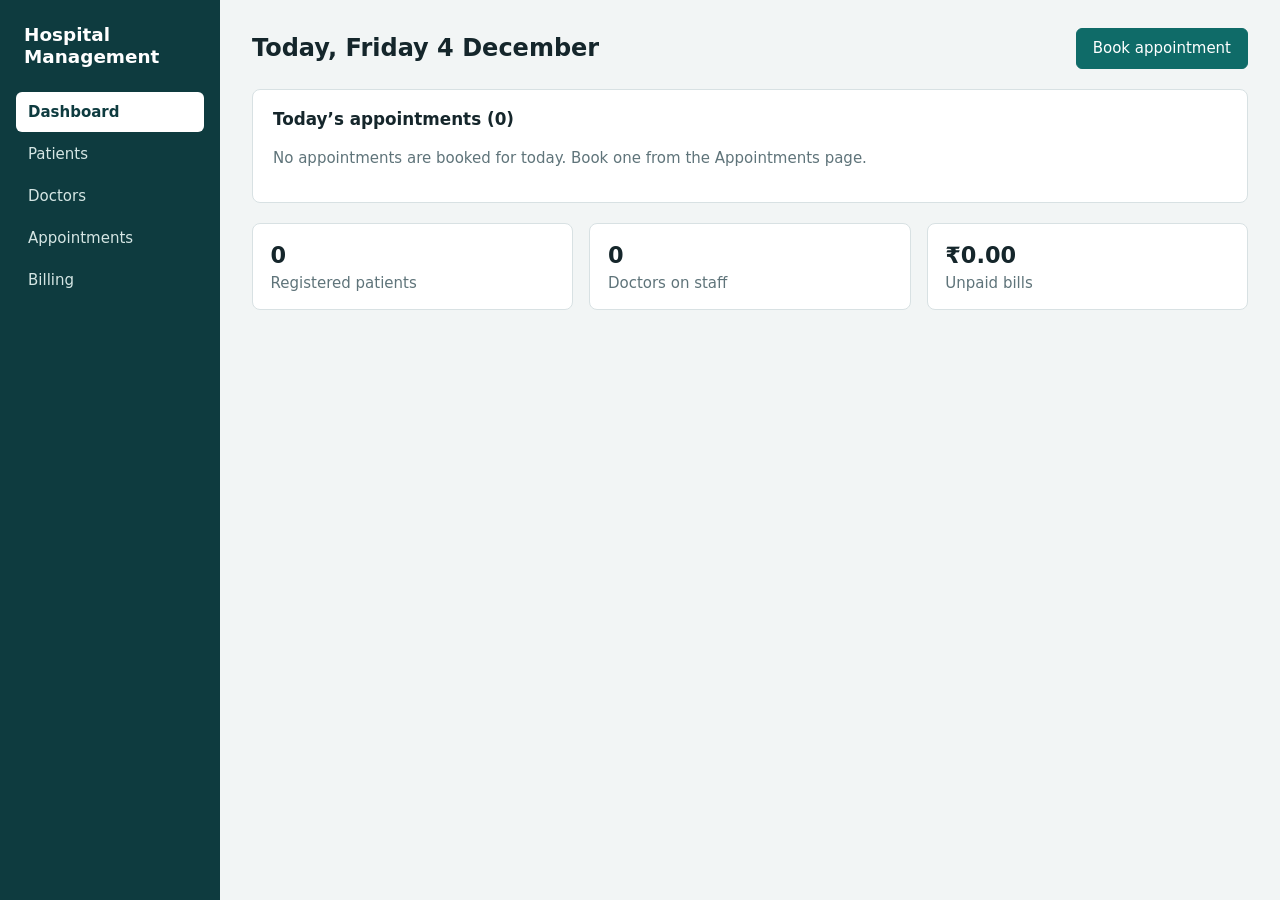
<file: index.html>
<!doctype html>
<html lang="en">
<head>
<meta charset="utf-8">
<meta name="viewport" content="width=device-width, initial-scale=1">
<title>Dashboard · Hospital Management</title>
<link rel="stylesheet" href="assets/css/style.css">
</head>
<body data-page="dashboard">
<div class="app">
  <aside class="side">
    <div class="brand">Hospital<br>Management</div>
    <nav id="nav"></nav>
  </aside>
  <main class="main" id="main"></main>
</div>
<dialog id="dlg"><form id="fm"></form></dialog>
<div id="toast" role="status"></div>
<script src="assets/js/app.js"></script>
</body>
</html>
</file>
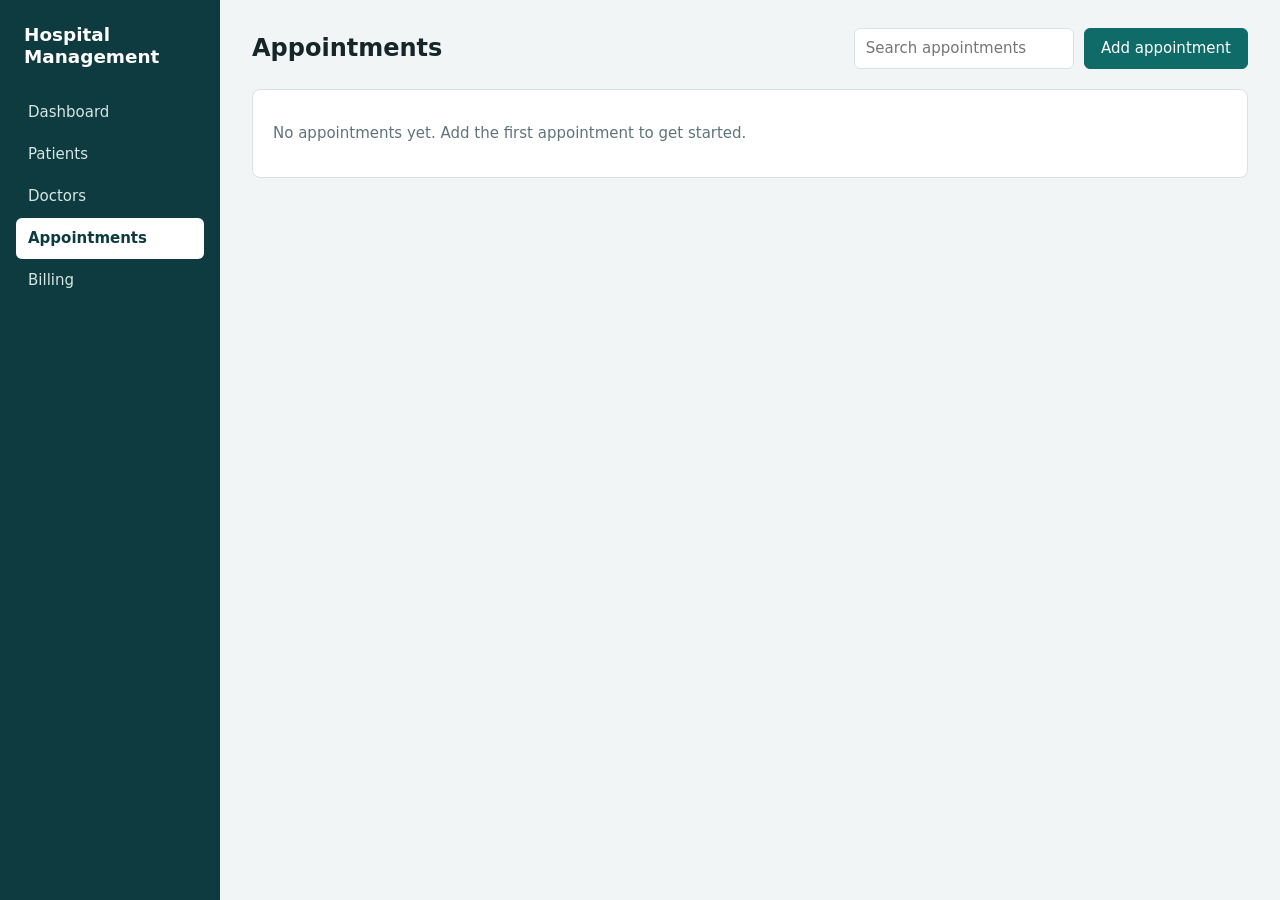
<file: appointments.html>
<!doctype html>
<html lang="en">
<head>
<meta charset="utf-8">
<meta name="viewport" content="width=device-width, initial-scale=1">
<title>Appointments · Hospital Management</title>
<link rel="stylesheet" href="assets/css/style.css">
</head>
<body data-page="appointments">
<div class="app">
  <aside class="side">
    <div class="brand">Hospital<br>Management</div>
    <nav id="nav"></nav>
  </aside>
  <main class="main" id="main"></main>
</div>
<dialog id="dlg"><form id="fm"></form></dialog>
<div id="toast" role="status"></div>
<script src="assets/js/app.js"></script>
</body>
</html>
</file>
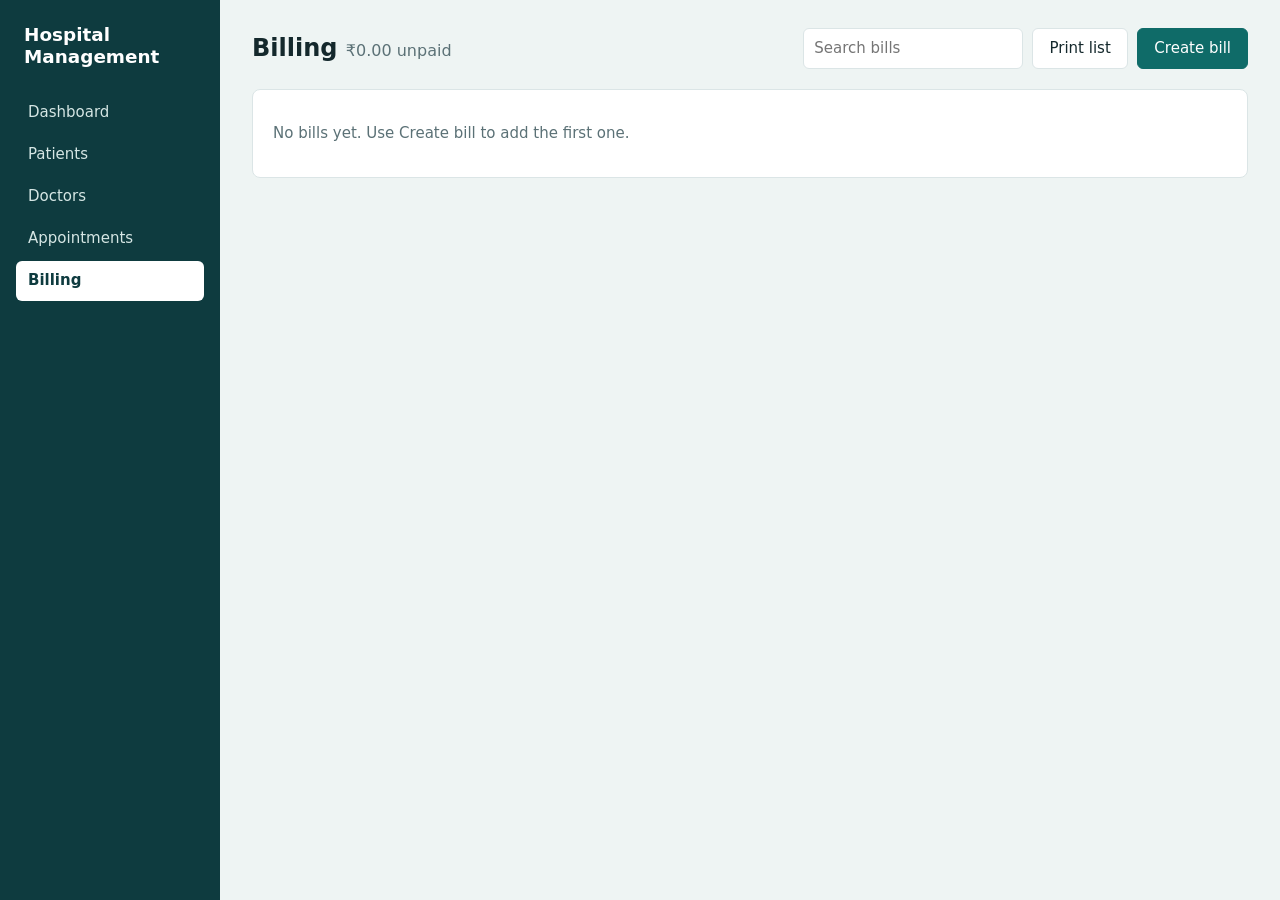
<file: billing.html>
<!doctype html>
<html lang="en">
<head>
<meta charset="utf-8">
<meta name="viewport" content="width=device-width, initial-scale=1">
<title>Billing · Hospital Management</title>
<style>
:root{--bg:#eef4f3;--panel:#fff;--ink:#14282c;--mut:#5b7176;--line:#dbe5e6;--deep:#0e3b3f;--brand:#0f6b68;--bad:#c2402f;--ok:#1c7a4c;--hov:#f5f9f9}
*{box-sizing:border-box}
body{margin:0;background:var(--bg);color:var(--ink);font:15px/1.5 system-ui,-apple-system,"Segoe UI",Roboto,sans-serif}
.app{display:grid;grid-template-columns:220px 1fr;min-height:100vh}
.side{background:var(--deep);color:#d5e6e4;padding:1.5rem 1rem;display:flex;flex-direction:column;gap:1.5rem}
.brand{font-size:1.15rem;font-weight:600;line-height:1.2;color:#fff;padding:0 .5rem}
.side nav{display:flex;flex-direction:column;gap:2px}
.side nav a{color:inherit;text-decoration:none;padding:.55rem .75rem;border-radius:6px}
.side nav a:hover{background:rgba(255,255,255,.08)}
.side nav a.on{background:#fff;color:#0e3b3f;font-weight:600}
.main{padding:1.75rem 2rem 3rem;min-width:0}
h1{font-size:1.5rem;margin:0;font-weight:600}
.head{display:flex;justify-content:space-between;align-items:center;gap:1rem;flex-wrap:wrap;margin-bottom:1.25rem}
.head>div{display:flex;gap:.6rem;flex-wrap:wrap}
.panel{background:var(--panel);border:1px solid var(--line);border-radius:8px;padding:1.1rem 1.25rem}
.sc{overflow-x:auto}
table{width:100%;border-collapse:collapse}
th{text-align:left;font-size:.85rem;color:var(--mut);padding:.5rem .75rem;border-bottom:2px solid var(--line);white-space:nowrap}
td{padding:.65rem .75rem;border-bottom:1px solid var(--line)}
tbody tr:last-child td{border-bottom:0}
tbody tr:hover{background:var(--hov)}
.act{white-space:nowrap;text-align:right}
.mut{color:var(--mut)}
.tag{display:inline-block;padding:.1rem .55rem;border-radius:999px;font-size:.8rem;border:1px solid var(--ok);color:var(--ok)}
.tag.bad{border-color:var(--bad);color:var(--bad)}
.btn{font:inherit;padding:.5rem 1rem;border-radius:6px;border:1px solid var(--line);background:var(--panel);color:var(--ink);cursor:pointer}
.btn.p{background:var(--brand);border-color:var(--brand);color:#fff}
.btn.sm{padding:.25rem .7rem;font-size:.85rem;border-color:var(--brand);color:var(--brand);margin-right:.25rem}
.btn.sm:hover{background:var(--brand);color:#fff}
.lk{font:inherit;background:none;border:0;color:var(--brand);cursor:pointer;padding:.2rem .4rem}
.lk:hover{text-decoration:underline}.lk.bad{color:var(--bad)}
input,select{font:inherit;padding:.5rem .65rem;border:1px solid var(--line);border-radius:6px;background:#fff;color:var(--ink);width:100%}
input[type=search]{width:220px}
:focus-visible{outline:3px solid var(--brand);outline-offset:1px}
dialog{border:0;border-radius:10px;padding:0;width:min(480px,calc(100vw - 2rem));box-shadow:0 10px 40px rgba(0,0,0,.3)}
dialog::backdrop{background:rgba(5,30,32,.55)}
form{padding:1.4rem;display:flex;flex-direction:column;gap:.85rem}
h2{font-size:1.05rem;margin:0}
label{display:flex;flex-direction:column;gap:.25rem;font-size:.9rem;font-weight:500}
.fa{display:flex;justify-content:flex-end;gap:.5rem}
.err{color:var(--bad);margin:0;min-height:1.2em;font-size:.9rem}
#toast{position:fixed;left:50%;bottom:1.5rem;transform:translateX(-50%);background:var(--deep);color:#fff;padding:.6rem 1rem;border-radius:6px;display:none;z-index:9}

/* Invoice: hidden on screen, shown only when printing a bill */
#invoice{display:none}
.inv{max-width:720px;margin:0 auto;color:#000;font-size:14px}
.inv h1{font-size:1.6rem}
.inv .ih{display:flex;justify-content:space-between;border-bottom:2px solid #000;padding-bottom:.8rem;margin-bottom:1rem}
.inv table{margin:1.2rem 0}
.inv th,.inv td{color:#000;border-bottom:1px solid #999;padding:.5rem .4rem}
.inv .r{text-align:right}
.inv .sig{margin-top:4rem;border-top:1px solid #000;width:220px;padding-top:.3rem}

@media(max-width:820px){.app{grid-template-columns:1fr}.side{padding:.75rem 1rem;gap:.5rem}.side nav{flex-direction:row;overflow-x:auto}.main{padding:1.25rem 1rem 2rem}}
@media print{
  body{background:#fff}
  .side,.head>div,#toast{display:none!important}
  .app{display:block}.main{padding:0}
  .panel{border:0;padding:0}
  .ls th:last-child,.ls td:last-child{display:none}
  body.pi .app{display:none}
  body.pi #invoice{display:block}
}
</style>
</head>
<body data-page="bills">
<div class="app">
  <aside class="side">
    <div class="brand">Hospital<br>Management</div>
    <nav id="nav"></nav>
  </aside>
  <main class="main" id="main"></main>
</div>
<div id="invoice"></div>
<dialog id="dlg"><form id="fm"></form></dialog>
<div id="toast" role="status"></div>
<script>
const $=s=>document.querySelector(s);
const esc=s=>String(s??'').replace(/[&<>"']/g,c=>({'&':'&amp;','<':'&lt;','>':'&gt;','"':'&quot;',"'":'&#39;'}[c]));
let db;try{db=JSON.parse(localStorage.getItem('hms'))}catch(e){}
db=db||{patients:[],doctors:[],appointments:[],bills:[],n:1};
db.bills=db.bills||[];db.patients=db.patients||[];
const save=()=>{try{localStorage.setItem('hms',JSON.stringify(db))}catch(e){}};
const money=n=>'₹'+(+n).toLocaleString('en-IN',{minimumFractionDigits:2,maximumFractionDigits:2});
const iso=d=>d.toLocaleDateString('en-CA');
const pname=id=>(db.patients.find(x=>x.id==id)||{}).name||'(deleted)';
const NAV=[['index.html','Dashboard'],['patients.html','Patients'],['doctors.html','Doctors'],['appointments.html','Appointments'],['billing.html','Billing']];

function toast(m){const t=$('#toast');t.textContent=m;t.style.display='block';clearTimeout(toast.h);toast.h=setTimeout(()=>t.style.display='none',2400)}

function render(){
  $('#nav').innerHTML=NAV.map(([h,l])=>`<a href="${h}" class="${h=='billing.html'?'on':''}">${l}</a>`).join('');
  const rows=[...db.bills].reverse();
  const unpaid=db.bills.filter(b=>b.status=='Unpaid').reduce((s,b)=>s+ +b.amount,0);
  $('#main').innerHTML=`<div class="head"><h1>Billing <span class="mut" style="font-size:1rem;font-weight:400">${money(unpaid)} unpaid</span></h1>
    <div><input type="search" id="q" placeholder="Search bills" aria-label="Search bills">
    <button class="btn" data-a="printlist">Print list</button>
    <button class="btn p" data-a="add">Create bill</button></div></div>
    <section class="panel">`+(rows.length?`<div class="sc"><table class="ls"><thead><tr><th>Bill</th><th>Date</th><th>Patient</th><th>Description</th><th>Amount</th><th>Status</th><th></th></tr></thead><tbody>${rows.map(b=>`<tr>
      <td>#${String(b.id).padStart(4,'0')}</td><td>${esc(b.date||'')}</td><td>${esc(pname(b.patient))}</td><td>${esc(b.desc)}</td><td>${money(b.amount)}</td>
      <td><span class="tag ${b.status=='Paid'?'':'bad'}">${esc(b.status)}</span></td>
      <td class="act"><button class="btn sm" data-a="invoice" data-id="${b.id}">Print invoice</button>${b.status=='Unpaid'?`<button class="lk" data-a="pay" data-id="${b.id}">Mark paid</button>`:''}<button class="lk bad" data-a="del" data-id="${b.id}">Delete</button></td></tr>`).join('')}</tbody></table></div>`
    :`<p class="mut">No bills yet. Use Create bill to add the first one.</p>`)+`</section>`;
  const q=$('#q');
  if(q)q.oninput=()=>{const s=q.value.toLowerCase().trim();document.querySelectorAll('tbody tr').forEach(tr=>tr.hidden=s&&!tr.textContent.toLowerCase().includes(s))};
}

function printInvoice(id){
  const b=db.bills.find(x=>x.id==id);if(!b)return;
  const p=db.patients.find(x=>x.id==b.patient)||{};
  const d=new Date((b.date||iso(new Date()))+'T00:00:00');
  $('#invoice').innerHTML=`<div class="inv">
    <div class="ih"><div><h1>Hospital Management</h1><div>Patient invoice</div></div>
    <div class="r"><b>Invoice #${String(b.id).padStart(4,'0')}</b><br>${(isNaN(d)?new Date():d).toLocaleDateString('en-GB',{day:'numeric',month:'long',year:'numeric'})}</div></div>
    <div><b>Billed to</b><br>${esc(p.name||'(deleted patient)')}<br>${p.age!==undefined?`Age ${esc(p.age)}, ${esc(p.gender)}<br>`:''}${esc(p.phone)}</div>
    <table><thead><tr><th>Description</th><th class="r">Amount</th></tr></thead>
    <tbody><tr><td>${esc(b.desc)}</td><td class="r">${money(b.amount)}</td></tr></tbody>
    <tfoot><tr><th>Total</th><th class="r">${money(b.amount)}</th></tr></tfoot></table>
    <p>Payment status: <b>${esc(b.status)}</b></p>
    <div class="sig">Authorised signature</div></div>`;
  document.body.classList.add('pi');
  window.print();
}
window.addEventListener('afterprint',()=>document.body.classList.remove('pi'));

function openForm(){
  if(!db.patients.length)return toast('Add a patient first on the Patients page.');
  $('#fm').innerHTML=`<h2>Create bill</h2>
    <label>Patient<select name="patient" required><option value="">Select patient</option>${db.patients.map(p=>`<option value="${p.id}">${esc(p.name)}</option>`).join('')}</select></label>
    <label>Description<input name="desc" required maxlength="255" placeholder="Consultation, X-ray, room charges"></label>
    <label>Amount (₹)<input type="number" name="amount" min="0.01" step="0.01" required></label>
    <div class="fa"><button type="button" class="btn" data-a="close">Cancel</button><button class="btn p">Create bill</button></div>`;
  $('#dlg').showModal();
}
$('#fm').onsubmit=ev=>{
  ev.preventDefault();
  const d=Object.fromEntries(new FormData(ev.target));
  db.bills.push({id:db.n++,patient:d.patient,desc:d.desc.trim(),amount:d.amount,status:'Unpaid',date:iso(new Date())});
  save();$('#dlg').close();render();toast('Bill created.');
};
document.addEventListener('click',ev=>{
  const b=ev.target.closest('[data-a]');if(!b)return;
  const a=b.dataset.a,id=b.dataset.id;
  if(a=='add')openForm();
  else if(a=='close')$('#dlg').close();
  else if(a=='invoice')printInvoice(id);
  else if(a=='printlist')window.print();
  else if(a=='pay'){db.bills.find(x=>x.id==id).status='Paid';save();render();toast('Bill marked as paid.')}
  else if(a=='del'&&confirm('Delete this bill?')){db.bills=db.bills.filter(x=>x.id!=id);save();render();toast('Bill deleted.')}
});
render();
</script>
</body>
</html>
</file>
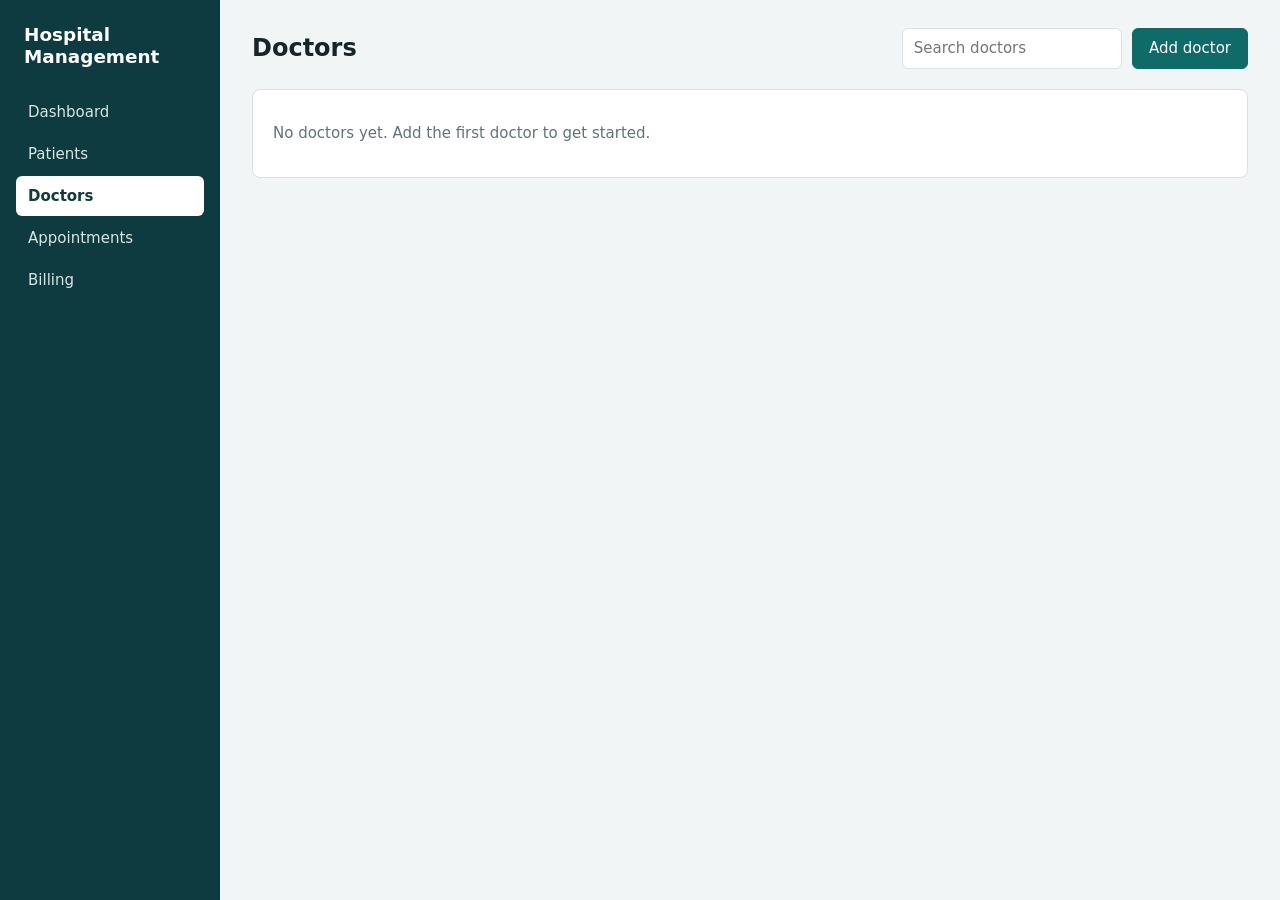
<file: doctors.html>
<!doctype html>
<html lang="en">
<head>
<meta charset="utf-8">
<meta name="viewport" content="width=device-width, initial-scale=1">
<title>Doctors · Hospital Management</title>
<link rel="stylesheet" href="assets/css/style.css">
</head>
<body data-page="doctors">
<div class="app">
  <aside class="side">
    <div class="brand">Hospital<br>Management</div>
    <nav id="nav"></nav>
  </aside>
  <main class="main" id="main"></main>
</div>
<dialog id="dlg"><form id="fm"></form></dialog>
<div id="toast" role="status"></div>
<script src="assets/js/app.js"></script>
</body>
</html>
</file>
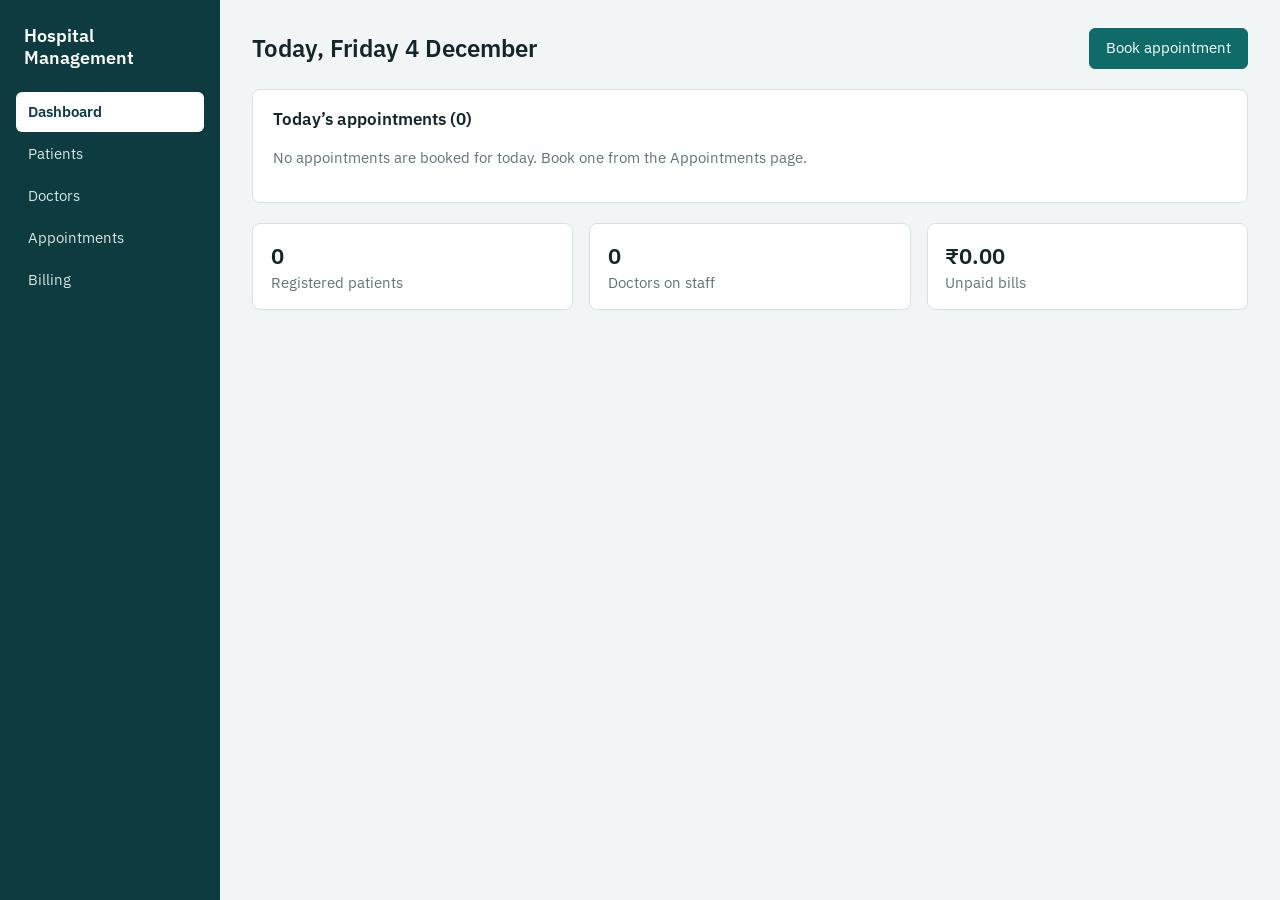
<file: Hospital Management System.html>
<!doctype html>
<html lang="en">
<head>
<meta charset="utf-8">
<meta name="viewport" content="width=device-width, initial-scale=1, viewport-fit=cover">
<title>Hospital Management System</title>
<link rel="stylesheet" href="https://fonts.googleapis.com/css2?family=IBM+Plex+Sans:wght@400;500;600&display=swap">
<style>
:root{--bg:#f2f5f5;--panel:#fff;--ink:#15262b;--mut:#5f747a;--line:#d8e1e3;--deep:#0e3b3f;--brand:#0f6b68;--bad:#c2402f;--ok:#1c7a4c;--field:#fff;
box-sizing:border-box;padding-top:env(safe-area-inset-top,0px);padding-bottom:env(safe-area-inset-bottom,0px);color-scheme:light}
@media(prefers-color-scheme:dark){:root:not([data-theme="light"]){--bg:#0c181a;--panel:#142428;--ink:#e3eeed;--mut:#93a9ad;--line:#26393d;--deep:#081c1e;--brand:#3fb3ae;--bad:#f0806f;--ok:#58c68c;--field:#0f1d20;color-scheme:dark}}
:root[data-theme="dark"]{--bg:#0c181a;--panel:#142428;--ink:#e3eeed;--mut:#93a9ad;--line:#26393d;--deep:#081c1e;--brand:#3fb3ae;--bad:#f0806f;--ok:#58c68c;--field:#0f1d20;color-scheme:dark}
*{box-sizing:border-box}
body{margin:0;background:var(--bg);color:var(--ink);font:15px/1.5 "IBM Plex Sans",system-ui,sans-serif}
.app{display:grid;grid-template-columns:220px 1fr;min-height:100vh}
.side{background:var(--deep);color:#d5e6e4;padding:1.5rem 1rem;display:flex;flex-direction:column;gap:1.5rem}
.brand{font-size:1.15rem;font-weight:600;line-height:1.2;color:#fff;padding:0 .5rem}
.side nav{display:flex;flex-direction:column;gap:2px}
.side nav button{font:inherit;text-align:left;background:none;border:0;color:inherit;padding:.55rem .75rem;border-radius:6px;cursor:pointer}
.side nav button:hover{background:rgba(255,255,255,.08)}
.side nav button.on{background:#fff;color:#0e3b3f;font-weight:600}
.main{padding:1.75rem 2rem 3rem;min-width:0}
h1{font-size:1.5rem;margin:0;font-weight:600}
h2{font-size:1.05rem;margin:0 0 .75rem;font-weight:600}
.head{display:flex;justify-content:space-between;align-items:center;gap:1rem;flex-wrap:wrap;margin-bottom:1.25rem}
.head>div{display:flex;gap:.6rem;flex-wrap:wrap}
.panel{background:var(--panel);border:1px solid var(--line);border-radius:8px;padding:1.1rem 1.25rem}
.sc{overflow-x:auto}
table{width:100%;border-collapse:collapse}
th{text-align:left;font-size:.85rem;color:var(--mut);padding:.5rem .75rem;border-bottom:2px solid var(--line);white-space:nowrap}
td{padding:.65rem .75rem;border-bottom:1px solid var(--line)}
tbody tr:last-child td{border-bottom:0}
.act{white-space:nowrap;text-align:right}
.mut{color:var(--mut)}
.tag{display:inline-block;padding:.1rem .55rem;border-radius:999px;font-size:.8rem;border:1px solid var(--brand);color:var(--brand)}
.tag.ok{border-color:var(--ok);color:var(--ok)}.tag.bad{border-color:var(--bad);color:var(--bad)}
.stats{display:grid;grid-template-columns:repeat(auto-fit,minmax(180px,1fr));gap:1rem;margin-top:1.25rem}
.stats div{background:var(--panel);border:1px solid var(--line);border-radius:8px;padding:.9rem 1.1rem}
.stats b{display:block;font-size:1.4rem;font-weight:600}
.btn{font:inherit;padding:.5rem 1rem;border-radius:6px;border:1px solid var(--line);background:var(--panel);color:var(--ink);cursor:pointer}
.btn.p{background:var(--brand);border-color:var(--brand);color:#fff}
.lk{font:inherit;background:none;border:0;color:var(--brand);cursor:pointer;padding:.2rem .4rem}
.lk:hover{text-decoration:underline}.lk.bad{color:var(--bad)}
input,select{font:inherit;padding:.5rem .65rem;border:1px solid var(--line);border-radius:6px;background:var(--field);color:var(--ink);width:100%}
input[type=search]{width:220px}
:focus-visible{outline:3px solid var(--brand);outline-offset:1px}
dialog{border:0;border-radius:10px;padding:0;width:min(480px,calc(100vw - 2rem));background:var(--panel);color:var(--ink);box-shadow:0 10px 40px rgba(0,0,0,.3)}
dialog::backdrop{background:rgba(5,30,32,.55)}
form{padding:1.4rem;display:flex;flex-direction:column;gap:.85rem}
label{display:flex;flex-direction:column;gap:.25rem;font-size:.9rem;font-weight:500}
.fa{display:flex;justify-content:flex-end;gap:.5rem}
.err{color:var(--bad);margin:0;min-height:1.2em;font-size:.9rem}
#toast{position:fixed;left:50%;bottom:calc(1.5rem + env(safe-area-inset-bottom,0px));transform:translateX(-50%);background:var(--deep);color:#fff;padding:.6rem 1rem;border-radius:6px;display:none;z-index:9}
@media(max-width:820px){.app{grid-template-columns:1fr}.side{padding:.75rem 1rem;gap:.5rem}.side nav{flex-direction:row;overflow-x:auto}.main{padding:1.25rem 1rem 2rem}}
</style>
</head>
<body>
<div class="app">
  <aside class="side">
    <div class="brand">Hospital<br>Management</div>
    <nav id="nav"></nav>
  </aside>
  <main class="main" id="main"></main>
</div>
<dialog id="dlg"><form id="fm"></form></dialog>
<div id="toast" role="status"></div>
<script>
const $=s=>document.querySelector(s);
const esc=s=>String(s??'').replace(/[&<>"']/g,c=>({'&':'&amp;','<':'&lt;','>':'&gt;','"':'&quot;',"'":'&#39;'}[c]));
let db;try{db=JSON.parse(localStorage.getItem('hms'))}catch(e){}
db=db||{patients:[],doctors:[],appointments:[],bills:[],n:1};
const save=()=>{try{localStorage.setItem('hms',JSON.stringify(db))}catch(e){}};
const nm=(t,id)=>(db[t].find(x=>x.id==id)||{}).name||'(deleted)';
const S=['Scheduled','Completed','Cancelled'];
const E={
patients:{t:'Patients',o:'patient',f:[['name','Full name','text',1],['age','Age','number',1],['gender','Gender','select',1,['Female','Male','Other']],['blood','Blood group','text'],['phone','Phone','text'],['address','Address','text']],c:['name','age','gender','blood','phone']},
doctors:{t:'Doctors',o:'doctor',f:[['name','Full name','text',1],['spec','Specialization','text',1],['days','Available days','text'],['phone','Phone','text'],['email','Email','email']],c:['name','spec','days','phone']},
appointments:{t:'Appointments',o:'appointment',f:[['patient','Patient','patients',1],['doctor','Doctor','doctors',1],['date','Date','date',1],['time','Time','time',1],['reason','Reason','text'],['status','Status','select',1,S]],c:['date','time','patient','doctor','reason','status']},
bills:{t:'Billing',o:'bill',f:[['patient','Patient','patients',1],['desc','Description','text',1],['amount','Amount (₹)','number',1]],c:['patient','desc','amount','status']}
};
const NAV=[['dashboard','Dashboard'],['patients','Patients'],['doctors','Doctors'],['appointments','Appointments'],['bills','Billing']];
let view='dashboard';
const hd=(t,k)=>(E[t].f.find(x=>x[0]==k)||[0,'Status'])[1];
function cell(t,r,k){
  const f=E[t].f.find(x=>x[0]==k)||[];let v=r[k];
  if(f[2]=='patients'||f[2]=='doctors')v=nm(f[2],v);
  if(k=='amount')return '₹'+(+v).toFixed(2);
  if(k=='status')return `<span class="tag ${v=='Paid'||v=='Completed'?'ok':v=='Unpaid'||v=='Cancelled'?'bad':''}">${esc(v)}</span>`;
  return esc(v);
}
function dash(){
  const today=new Date().toLocaleDateString('en-CA');
  const rows=db.appointments.filter(a=>a.date==today).sort((a,b)=>a.time.localeCompare(b.time));
  const unpaid=db.bills.filter(b=>b.status=='Unpaid').reduce((s,b)=>s+ +b.amount,0);
  return `<div class="head"><h1>Today, ${new Date().toLocaleDateString('en-GB',{weekday:'long',day:'numeric',month:'long'})}</h1><div><button class="btn p" data-a="nav" data-v="appointments">Book appointment</button></div></div>
  <section class="panel"><h2>Today’s appointments (${rows.length})</h2>`+(rows.length?`<div class="sc"><table><thead><tr><th>Time</th><th>Patient</th><th>Doctor</th><th>Reason</th><th>Status</th></tr></thead><tbody>${rows.map(r=>`<tr><td>${esc(r.time)}</td><td>${esc(nm('patients',r.patient))}</td><td>${esc(nm('doctors',r.doctor))}</td><td>${esc(r.reason)}</td><td>${cell('appointments',r,'status')}</td></tr>`).join('')}</tbody></table></div>`:`<p class="mut">No appointments are booked for today. Book one from the Appointments page.</p>`)+`</section>
  <div class="stats"><div><b>${db.patients.length}</b><span class="mut">Registered patients</span></div><div><b>${db.doctors.length}</b><span class="mut">Doctors on staff</span></div><div><b>₹${unpaid.toFixed(2)}</b><span class="mut">Unpaid bills</span></div></div>`;
}
function list(t){
  const e=E[t],rows=[...db[t]].reverse();
  return `<div class="head"><h1>${e.t}</h1><div><input type="search" id="q" placeholder="Search ${e.t.toLowerCase()}" aria-label="Search ${e.t.toLowerCase()}"><button class="btn p" data-a="add">Add ${e.o}</button></div></div><section class="panel">`+
  (rows.length?`<div class="sc"><table><thead><tr>${e.c.map(k=>`<th>${hd(t,k)}</th>`).join('')}<th></th></tr></thead><tbody>${rows.map(r=>`<tr>${e.c.map(k=>`<td>${cell(t,r,k)}</td>`).join('')}<td class="act">${t=='bills'?(r.status=='Unpaid'?`<button class="lk" data-a="pay" data-id="${r.id}">Mark paid</button>`:''):`<button class="lk" data-a="edit" data-id="${r.id}">Edit</button>`}<button class="lk bad" data-a="del" data-id="${r.id}">Delete</button></td></tr>`).join('')}</tbody></table></div>`:`<p class="mut">No ${e.t.toLowerCase()} yet. Add the first ${e.o} to get started.</p>`)+`</section>`;
}
function render(){
  $('#nav').innerHTML=NAV.map(([v,l])=>`<button data-a="nav" data-v="${v}" class="${v==view?'on':''}">${l}</button>`).join('');
  $('#main').innerHTML=view=='dashboard'?dash():list(view);
  const q=$('#q');
  if(q)q.oninput=()=>{const s=q.value.toLowerCase().trim();document.querySelectorAll('tbody tr').forEach(tr=>tr.hidden=s&&!tr.textContent.toLowerCase().includes(s))};
}
function toast(m){const t=$('#toast');t.textContent=m;t.style.display='block';clearTimeout(toast.h);toast.h=setTimeout(()=>t.style.display='none',2200)}
function openForm(t,id){
  const e=E[t],r=id?db[t].find(x=>x.id==id):{status:'Scheduled'};
  for(const f of e.f)if((f[2]=='patients'||f[2]=='doctors')&&!db[f[2]].length)return toast(`Add a ${f[2]=='patients'?'patient':'doctor'} first.`);
  const fm=$('#fm');fm.dataset.t=t;fm.dataset.id=id||'';
  fm.innerHTML=`<h2>${id?'Edit':'Add'} ${e.o}</h2>`+e.f.map(([k,l,ty,req,op])=>{
    const v=r[k]??'';let inp;
    if(ty=='select')inp=`<select name="${k}">${op.map(o=>`<option ${o==v?'selected':''}>${o}</option>`).join('')}</select>`;
    else if(ty=='patients'||ty=='doctors')inp=`<select name="${k}" required><option value="">Select</option>${db[ty].map(x=>`<option value="${x.id}" ${x.id==v?'selected':''}>${esc(x.name)}</option>`).join('')}</select>`;
    else inp=`<input name="${k}" type="${ty}" value="${esc(v)}" ${req?'required':''} ${ty=='number'?(k=='age'?'min="0" max="120"':'min="0.01" step="0.01"'):''}>`;
    return `<label>${l}${inp}</label>`}).join('')+
  `<p class="err" id="err" role="alert"></p><div class="fa"><button type="button" class="btn" data-a="close">Cancel</button><button class="btn p">Save ${e.o}</button></div>`;
  $('#dlg').showModal();
}
$('#fm').onsubmit=ev=>{
  ev.preventDefault();
  const fm=ev.target,t=fm.dataset.t,id=fm.dataset.id,d=Object.fromEntries(new FormData(fm));
  if(d.name)d.name=d.name.trim();
  if(t=='appointments'&&d.status!='Cancelled'&&db.appointments.some(a=>a.id!=id&&a.doctor==d.doctor&&a.date==d.date&&a.time==d.time&&a.status!='Cancelled'))
    return $('#err').textContent='That doctor already has an appointment at this time. Pick another slot.';
  if(id)Object.assign(db[t].find(x=>x.id==id),d);
  else db[t].push({id:db.n++,...(t=='bills'?{status:'Unpaid'}:{}),...d});
  save();$('#dlg').close();render();toast('Saved.');
};
document.addEventListener('click',ev=>{
  const b=ev.target.closest('[data-a]');if(!b)return;
  const a=b.dataset.a,id=b.dataset.id;
  if(a=='nav'){view=b.dataset.v;render()}
  else if(a=='add')openForm(view);
  else if(a=='edit')openForm(view,id);
  else if(a=='close')$('#dlg').close();
  else if(a=='pay'){db.bills.find(x=>x.id==id).status='Paid';save();render();toast('Bill marked as paid.')}
  else if(a=='del'&&confirm('Delete this record? Related appointments and bills are deleted too.')){
    db[view]=db[view].filter(x=>x.id!=id);
    if(view=='patients'){db.appointments=db.appointments.filter(x=>x.patient!=id);db.bills=db.bills.filter(x=>x.patient!=id)}
    if(view=='doctors')db.appointments=db.appointments.filter(x=>x.doctor!=id);
    save();render();toast('Deleted.');
  }
});
render();
</script>
</body>
</html>
</file>
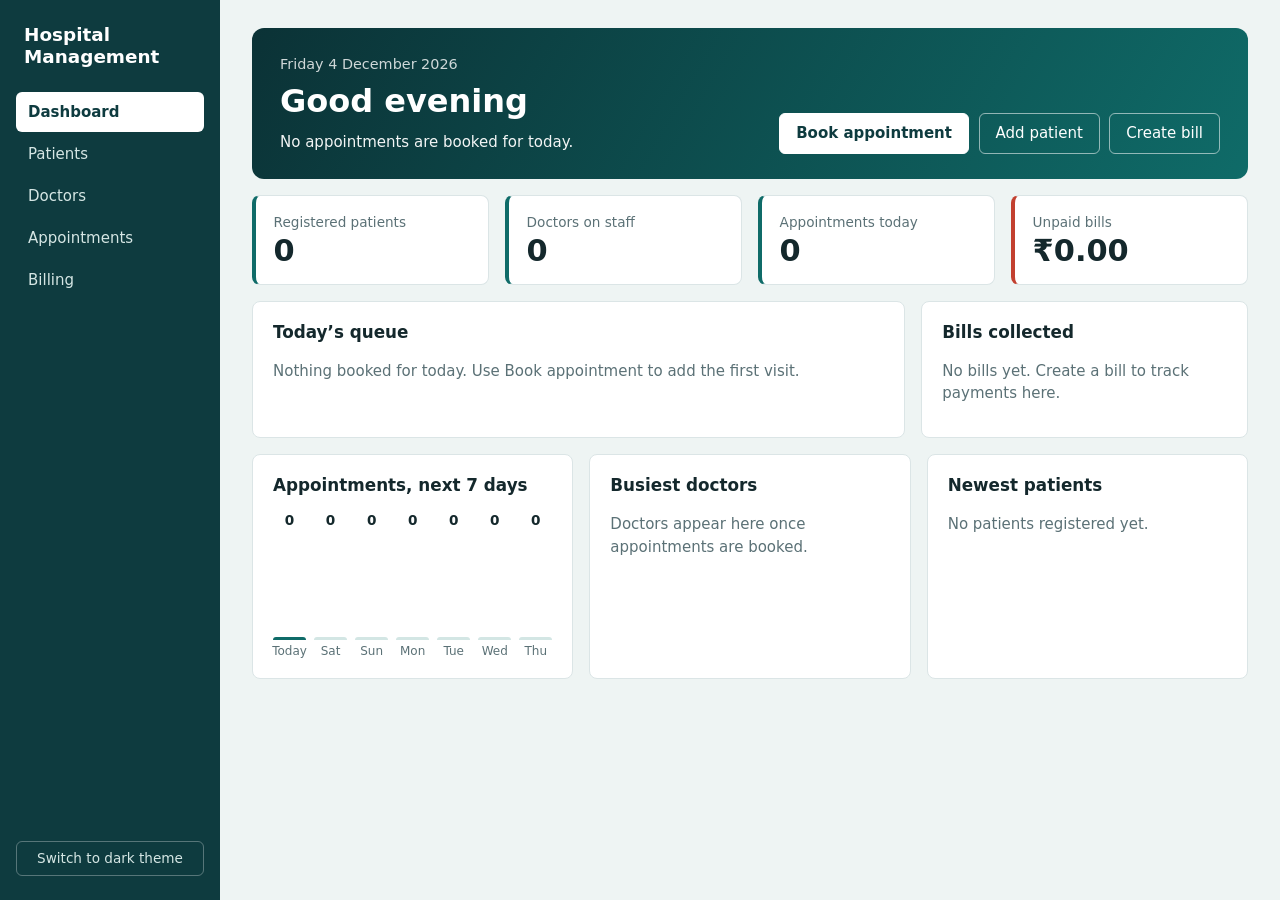
<file: hospital.html>
<!doctype html>
<html lang="en">
<head>
<meta charset="utf-8">
<meta name="viewport" content="width=device-width, initial-scale=1, viewport-fit=cover">
<title>Hospital Management System</title>
<style>
:root{--bg:#eef4f3;--panel:#fff;--ink:#14282c;--mut:#5b7176;--line:#dbe5e6;--deep:#0e3b3f;--brand:#0f6b68;--bad:#c2402f;--ok:#1c7a4c;--field:#fff;--soft:#d3e6e4;--hov:#f5f9f9;color-scheme:light;
box-sizing:border-box;padding-top:env(safe-area-inset-top,0px);padding-bottom:env(safe-area-inset-bottom,0px)}
:root[data-theme="dark"]{--bg:#0c181a;--panel:#142428;--ink:#e3eeed;--mut:#93a9ad;--line:#26393d;--deep:#081c1e;--brand:#3fb3ae;--bad:#f0806f;--ok:#58c68c;--field:#0f1d20;--soft:#24474a;--hov:#192d31;color-scheme:dark}
*{box-sizing:border-box}
body{margin:0;background:var(--bg);color:var(--ink);font:15px/1.5 system-ui,-apple-system,"Segoe UI",Roboto,sans-serif}
.app{display:grid;grid-template-columns:220px 1fr;min-height:100vh}
.side{background:var(--deep);color:#d5e6e4;padding:1.5rem 1rem;display:flex;flex-direction:column;gap:1.5rem}
@media(min-width:821px){.side{position:sticky;top:0;height:100vh}}
.brand{font-size:1.15rem;font-weight:600;line-height:1.2;color:#fff;padding:0 .5rem}
.side nav{display:flex;flex-direction:column;gap:2px}
.side nav a{color:inherit;text-decoration:none;padding:.55rem .75rem;border-radius:6px}
.side nav a:hover{background:rgba(255,255,255,.08)}
.side nav a.on{background:#fff;color:#0e3b3f;font-weight:600}
.theme{margin-top:auto;font:inherit;font-size:.85rem;background:none;border:1px solid rgba(255,255,255,.3);color:inherit;border-radius:6px;padding:.4rem .7rem;cursor:pointer}
.main{padding:1.75rem 2rem 3rem;min-width:0}
h1{font-size:1.5rem;margin:0;font-weight:600}
h2{font-size:1.05rem;margin:0 0 .75rem;font-weight:600}
.head{display:flex;justify-content:space-between;align-items:center;gap:1rem;flex-wrap:wrap;margin-bottom:1.25rem}
.head>div{display:flex;gap:.6rem;flex-wrap:wrap}
.panel{background:var(--panel);border:1px solid var(--line);border-radius:8px;padding:1.1rem 1.25rem}
.sc{overflow-x:auto}
table{width:100%;border-collapse:collapse}
th{text-align:left;font-size:.85rem;color:var(--mut);padding:.5rem .75rem;border-bottom:2px solid var(--line);white-space:nowrap}
td{padding:.65rem .75rem;border-bottom:1px solid var(--line)}
tbody tr:last-child td{border-bottom:0}
tbody tr:hover{background:var(--hov)}
tr.nx{background:var(--soft)}
.act{white-space:nowrap;text-align:right}
.mut{color:var(--mut)}
.tag{display:inline-block;padding:.1rem .55rem;border-radius:999px;font-size:.8rem;border:1px solid var(--brand);color:var(--brand)}
.tag.ok{border-color:var(--ok);color:var(--ok)}.tag.bad{border-color:var(--bad);color:var(--bad)}
.btn{font:inherit;padding:.5rem 1rem;border-radius:6px;border:1px solid var(--line);background:var(--panel);color:var(--ink);cursor:pointer;text-decoration:none;display:inline-block}
.btn.p{background:var(--brand);border-color:var(--brand);color:#fff}
.lk{font:inherit;background:none;border:0;color:var(--brand);cursor:pointer;padding:.2rem .4rem}
.lk:hover{text-decoration:underline}.lk.bad{color:var(--bad)}
input,select{font:inherit;padding:.5rem .65rem;border:1px solid var(--line);border-radius:6px;background:var(--field);color:var(--ink);width:100%}
input[type=search]{width:220px}
:focus-visible{outline:3px solid var(--brand);outline-offset:1px}
dialog{border:0;border-radius:10px;padding:0;width:min(480px,calc(100vw - 2rem));background:var(--panel);color:var(--ink);box-shadow:0 10px 40px rgba(0,0,0,.3)}
dialog::backdrop{background:rgba(5,30,32,.55)}
form{padding:1.4rem;display:flex;flex-direction:column;gap:.85rem}
label{display:flex;flex-direction:column;gap:.25rem;font-size:.9rem;font-weight:500}
.fa{display:flex;justify-content:flex-end;gap:.5rem}
.err{color:var(--bad);margin:0;min-height:1.2em;font-size:.9rem}
#toast{position:fixed;left:50%;bottom:calc(1.5rem + env(safe-area-inset-bottom,0px));transform:translateX(-50%);background:var(--deep);color:#fff;padding:.6rem 1rem;border-radius:6px;display:none;z-index:9}

/* Dashboard */
.hero{background:linear-gradient(120deg,#0b3236 0%,#0f6b68 100%);color:#fff;border-radius:12px;padding:1.6rem 1.75rem;display:flex;justify-content:space-between;align-items:flex-end;gap:1.25rem;flex-wrap:wrap}
.hero .date{margin:0;opacity:.8;font-size:.9rem}
.hero h1{font-size:2rem;margin:.1rem 0 .4rem}
.hero .sum{margin:0;max-width:46ch;opacity:.95}
.qa{display:flex;gap:.6rem;flex-wrap:wrap}
.qa .btn{border-color:rgba(255,255,255,.55);background:transparent;color:#fff}
.qa .btn.w{background:#fff;color:#0e3b3f;border-color:#fff;font-weight:600}
.kpis{display:grid;grid-template-columns:repeat(auto-fit,minmax(190px,1fr));gap:1rem;margin:1rem 0}
.kpi{background:var(--panel);border:1px solid var(--line);border-left:4px solid var(--brand);border-radius:8px;padding:.9rem 1.1rem;text-decoration:none;color:inherit;display:block}
.kpi:hover{background:var(--hov)}
.kpi.b{border-left-color:var(--bad)}.kpi.o{border-left-color:var(--ok)}
.kpi span{color:var(--mut);font-size:.85rem}
.kpi b{display:block;font-size:1.9rem;font-weight:600;line-height:1.2;font-variant-numeric:tabular-nums}
.kpi small{color:var(--mut)}
.g2{display:grid;grid-template-columns:2fr 1fr;gap:1rem;margin-bottom:1rem}
.g3{display:grid;grid-template-columns:repeat(auto-fit,minmax(260px,1fr));gap:1rem}
.bars{display:flex;gap:.5rem;height:150px}
.bar{flex:1;display:flex;flex-direction:column;align-items:center;gap:.15rem;min-width:0}
.col{flex:1;width:100%;display:flex;align-items:flex-end}
.col i{display:block;width:100%;background:var(--soft);border-radius:4px 4px 0 0;min-height:3px}
.bar.t .col i{background:var(--brand)}
.bar span{font-size:.75rem;color:var(--mut)}
.bar b{font-size:.85rem}
.rw{display:grid;grid-template-columns:minmax(0,1fr) 90px 24px;gap:.6rem;align-items:center;margin:.55rem 0;font-size:.9rem}
.rw span{overflow:hidden;text-overflow:ellipsis;white-space:nowrap}
.tr{height:8px;background:var(--soft);border-radius:99px;overflow:hidden}
.tr i{display:block;height:100%;background:var(--brand)}
.rw b{text-align:right}
.donw{display:flex;align-items:center;gap:1.25rem;flex-wrap:wrap}
.don{width:130px;height:130px;border-radius:50%;background:conic-gradient(var(--ok) calc(var(--p)*1%),var(--bad) 0);position:relative;flex:none}
.don div{position:absolute;inset:20px;border-radius:50%;background:var(--panel);display:flex;flex-direction:column;align-items:center;justify-content:center;line-height:1.2}
.don b{font-size:1.25rem}.don span{font-size:.75rem;color:var(--mut)}
.lg p{margin:.2rem 0}
.lg i{display:inline-block;width:10px;height:10px;border-radius:50%;margin-right:.4rem}
.pl li{display:flex;justify-content:space-between;gap:.5rem;padding:.45rem 0;border-bottom:1px solid var(--line)}
.pl{list-style:none;margin:0;padding:0}.pl li:last-child{border:0}

/* Invoice (hidden on screen, shown when printing a bill) */
#invoice{display:none}
.inv{max-width:720px;margin:0 auto;color:#000;font-size:14px}
.inv h1{font-size:1.6rem}
.inv .ih{display:flex;justify-content:space-between;border-bottom:2px solid #000;padding-bottom:.8rem;margin-bottom:1rem}
.inv table{margin:1.2rem 0}
.inv th,.inv td{color:#000;border-bottom:1px solid #999;padding:.5rem .4rem}
.inv .r{text-align:right}
.inv .sig{margin-top:4rem;border-top:1px solid #000;width:220px;padding-top:.3rem}

@media(max-width:820px){.app{grid-template-columns:1fr}.side{padding:.75rem 1rem;gap:.5rem}.side nav{flex-direction:row;overflow-x:auto}.theme{margin:0}.main{padding:1.25rem 1rem 2rem}.g2{grid-template-columns:1fr}.hero h1{font-size:1.6rem}}
@media print{
  :root{color-scheme:light}
  body,.panel{background:#fff!important;color:#000!important}
  .side,.head>div,.qa,#toast{display:none!important}
  .app{display:block}.main{padding:0}
  .ls th:last-child,.ls td:last-child{display:none}
  body.pi .app{display:none}
  body.pi #invoice{display:block}
}
</style>
</head>
<body>
<div class="app">
  <aside class="side">
    <div class="brand">Hospital<br>Management</div>
    <nav id="nav"></nav>
    <button class="theme" id="themeBtn" data-a="theme"></button>
  </aside>
  <main class="main" id="main"></main>
</div>
<div id="invoice"></div>
<dialog id="dlg"><form id="fm"></form></dialog>
<div id="toast" role="status"></div>
<script>
const $=s=>document.querySelector(s);
const esc=s=>String(s??'').replace(/[&<>"']/g,c=>({'&':'&amp;','<':'&lt;','>':'&gt;','"':'&quot;',"'":'&#39;'}[c]));
let db;try{db=JSON.parse(localStorage.getItem('hms'))}catch(e){}
db=db||{patients:[],doctors:[],appointments:[],bills:[],n:1};
const save=()=>{try{localStorage.setItem('hms',JSON.stringify(db))}catch(e){}};
const nm=(t,id)=>(db[t].find(x=>x.id==id)||{}).name||'(deleted)';
const money=n=>'₹'+(+n).toLocaleString('en-IN',{minimumFractionDigits:2,maximumFractionDigits:2});
const sum=s=>db.bills.filter(b=>b.status==s).reduce((t,b)=>t+ +b.amount,0);
const iso=d=>d.toLocaleDateString('en-CA');
const S=['Scheduled','Completed','Cancelled'];

/* Theme: light by default, dark on request */
let theme='light';try{theme=localStorage.getItem('hms-theme')||'light'}catch(e){}
document.documentElement.dataset.theme=theme;

const E={
patients:{t:'Patients',o:'patient',f:[['name','Full name','text',1],['age','Age','number',1],['gender','Gender','select',1,['Female','Male','Other']],['blood','Blood group','text'],['phone','Phone','text'],['address','Address','text']],c:['name','age','gender','blood','phone','address']},
doctors:{t:'Doctors',o:'doctor',f:[['name','Full name','text',1],['spec','Specialization','text',1],['days','Available days','text'],['phone','Phone','text'],['email','Email','email']],c:['name','spec','days','phone','email']},
appointments:{t:'Appointments',o:'appointment',f:[['patient','Patient','patients',1],['doctor','Doctor','doctors',1],['date','Date','date',1],['time','Time','time',1],['reason','Reason','text'],['status','Status','select',1,S]],c:['date','time','patient','doctor','reason','status']},
bills:{t:'Billing',o:'bill',f:[['patient','Patient','patients',1],['desc','Description','text',1],['amount','Amount (₹)','number',1]],c:['date','patient','desc','amount','status']}
};
const NAV=[['dashboard','dashboard','Dashboard'],['patients','patients','Patients'],['doctors','doctors','Doctors'],['appointments','appointments','Appointments'],['billing','bills','Billing']];
const view=()=>(NAV.find(n=>n[0]==location.hash.slice(1))||NAV[0])[1];
const hd=(t,k)=>(E[t].f.find(x=>x[0]==k)||[0,k=='date'?'Date':'Status'])[1];
function cell(t,r,k){
  const f=E[t].f.find(x=>x[0]==k)||[];let v=r[k];
  if(f[2]=='patients'||f[2]=='doctors')v=nm(f[2],v);
  if(k=='amount')return money(v);
  if(k=='status')return `<span class="tag ${v=='Paid'||v=='Completed'?'ok':v=='Unpaid'||v=='Cancelled'?'bad':''}">${esc(v)}</span>`;
  return esc(v);
}

function dash(){
  const now=new Date(),today=iso(now),hr=now.getHours();
  const greet=hr<12?'Good morning':hr<17?'Good afternoon':'Good evening';
  const act=db.appointments.filter(a=>a.status!='Cancelled');
  const todayAll=db.appointments.filter(a=>a.date==today).sort((a,b)=>a.time.localeCompare(b.time));
  const todayN=todayAll.filter(a=>a.status!='Cancelled').length;
  const nowT=now.toTimeString().slice(0,5);
  const next=todayAll.find(a=>a.status=='Scheduled'&&a.time>=nowT);
  const unpaid=sum('Unpaid'),paid=sum('Paid'),tot=unpaid+paid,pct=tot?Math.round(paid/tot*100):0;
  const days=[...Array(7)].map((_,i)=>{const d=new Date(now.getFullYear(),now.getMonth(),now.getDate()+i),k=iso(d);return{l:i?d.toLocaleDateString('en-GB',{weekday:'short'}):'Today',n:act.filter(a=>a.date==k).length}});
  const mx=Math.max(1,...days.map(d=>d.n));
  const byDoc={};act.forEach(a=>byDoc[a.doctor]=(byDoc[a.doctor]||0)+1);
  const top=Object.entries(byDoc).sort((a,b)=>b[1]-a[1]).slice(0,5),tmx=top.length?top[0][1]:1;
  const recent=[...db.patients].reverse().slice(0,5);
  const sentence=(todayN?`${todayN} appointment${todayN>1?'s':''} today.`:'No appointments are booked for today.')
    +(next?` Next up at ${next.time}: ${esc(nm('patients',next.patient))} with ${esc(nm('doctors',next.doctor))}.`:'')
    +(unpaid>0?` ${money(unpaid)} in bills is still unpaid.`:'');
  return `<section class="hero">
    <div><p class="date">${now.toLocaleDateString('en-GB',{weekday:'long',day:'numeric',month:'long',year:'numeric'})}</p><h1>${greet}</h1><p class="sum">${sentence}</p></div>
    <div class="qa"><button class="btn w" data-a="quick" data-t="appointments">Book appointment</button><button class="btn" data-a="quick" data-t="patients">Add patient</button><button class="btn" data-a="quick" data-t="bills">Create bill</button></div>
  </section>
  <div class="kpis">
    <a class="kpi" href="#patients"><span>Registered patients</span><b>${db.patients.length}</b></a>
    <a class="kpi" href="#doctors"><span>Doctors on staff</span><b>${db.doctors.length}</b></a>
    <a class="kpi" href="#appointments"><span>Appointments today</span><b>${todayN}</b></a>
    <a class="kpi b" href="#billing"><span>Unpaid bills</span><b>${money(unpaid)}</b></a>
  </div>
  <div class="g2">
    <section class="panel"><h2>Today’s queue</h2>`+(todayAll.length?`<div class="sc"><table><thead><tr><th>Time</th><th>Patient</th><th>Doctor</th><th>Reason</th><th>Status</th></tr></thead><tbody>${todayAll.map(r=>`<tr class="${r===next?'nx':''}"><td>${esc(r.time)}</td><td>${esc(nm('patients',r.patient))}${r===next?' <span class="tag">Next up</span>':''}</td><td>${esc(nm('doctors',r.doctor))}</td><td>${esc(r.reason)}</td><td>${cell('appointments',r,'status')}</td></tr>`).join('')}</tbody></table></div>`:`<p class="mut">Nothing booked for today. Use Book appointment to add the first visit.</p>`)+`</section>
    <section class="panel"><h2>Bills collected</h2>`+(tot?`<div class="donw"><div class="don" style="--p:${pct}"><div><b>${pct}%</b><span>paid</span></div></div><div class="lg"><p><i style="background:var(--ok)"></i>Paid ${money(paid)}</p><p><i style="background:var(--bad)"></i>Unpaid ${money(unpaid)}</p></div></div>`:`<p class="mut">No bills yet. Create a bill to track payments here.</p>`)+`</section>
  </div>
  <div class="g3">
    <section class="panel"><h2>Appointments, next 7 days</h2><div class="bars">${days.map((d,i)=>`<div class="bar ${i?'':'t'}"><b>${d.n}</b><div class="col"><i style="height:${d.n/mx*100}%"></i></div><span>${d.l}</span></div>`).join('')}</div></section>
    <section class="panel"><h2>Busiest doctors</h2>`+(top.length?top.map(([id,n])=>`<div class="rw"><span>${esc(nm('doctors',id))}</span><div class="tr"><i style="width:${n/tmx*100}%"></i></div><b>${n}</b></div>`).join(''):`<p class="mut">Doctors appear here once appointments are booked.</p>`)+`</section>
    <section class="panel"><h2>Newest patients</h2>`+(recent.length?`<ul class="pl">${recent.map(p=>`<li><span>${esc(p.name)}</span><span class="mut">${esc(p.age)}, ${esc(p.gender)}</span></li>`).join('')}</ul>`:`<p class="mut">No patients registered yet.</p>`)+`</section>
  </div>`;
}

function list(t){
  const e=E[t],rows=[...db[t]].reverse();
  return `<div class="head"><h1>${e.t}</h1><div><input type="search" id="q" placeholder="Search ${e.t.toLowerCase()}" aria-label="Search ${e.t.toLowerCase()}">${t=='bills'?'<button class="btn" data-a="printlist">Print list</button>':''}<button class="btn p" data-a="add">Add ${e.o}</button></div></div><section class="panel">`+
  (rows.length?`<div class="sc"><table class="ls"><thead><tr>${e.c.map(k=>`<th>${hd(t,k)}</th>`).join('')}<th></th></tr></thead><tbody>${rows.map(r=>`<tr>${e.c.map(k=>`<td>${cell(t,r,k)}</td>`).join('')}<td class="act">${t=='bills'?(r.status=='Unpaid'?`<button class="lk" data-a="pay" data-id="${r.id}">Mark paid</button>`:'')+`<button class="lk" data-a="invoice" data-id="${r.id}">Print invoice</button>`:`<button class="lk" data-a="edit" data-id="${r.id}">Edit</button>`}<button class="lk bad" data-a="del" data-id="${r.id}">Delete</button></td></tr>`).join('')}</tbody></table></div>`:`<p class="mut">No ${e.t.toLowerCase()} yet. Add the first ${e.o} to get started.</p>`)+`</section>`;
}

function render(){
  const v=view();
  $('#nav').innerHTML=NAV.map(([h,k,l])=>`<a href="#${h}" class="${k==v?'on':''}">${l}</a>`).join('');
  $('#themeBtn').textContent=document.documentElement.dataset.theme=='dark'?'Switch to light theme':'Switch to dark theme';
  $('#main').innerHTML=v=='dashboard'?dash():list(v);
  document.title=NAV.find(n=>n[1]==v)[2]+' · Hospital Management';
  const q=$('#q');
  if(q)q.oninput=()=>{const s=q.value.toLowerCase().trim();document.querySelectorAll('tbody tr').forEach(tr=>tr.hidden=s&&!tr.textContent.toLowerCase().includes(s))};
}
function toast(m){const t=$('#toast');t.textContent=m;t.style.display='block';clearTimeout(toast.h);toast.h=setTimeout(()=>t.style.display='none',2200)}

function printInvoice(id){
  const b=db.bills.find(x=>x.id==id);if(!b)return;
  const p=db.patients.find(x=>x.id==b.patient)||{};
  const d=new Date(b.date||iso(new Date())+'T00:00:00');
  $('#invoice').innerHTML=`<div class="inv">
    <div class="ih"><div><h1>Hospital Management</h1><div>Patient invoice</div></div><div class="r"><b>Invoice #${String(b.id).padStart(4,'0')}</b><br>${(isNaN(d)?new Date():d).toLocaleDateString('en-GB',{day:'numeric',month:'long',year:'numeric'})}</div></div>
    <div><b>Billed to</b><br>${esc(p.name||'(deleted patient)')}<br>${p.age!==undefined?`Age ${esc(p.age)}, ${esc(p.gender)}<br>`:''}${esc(p.phone)}</div>
    <table><thead><tr><th>Description</th><th class="r">Amount</th></tr></thead><tbody><tr><td>${esc(b.desc)}</td><td class="r">${money(b.amount)}</td></tr></tbody><tfoot><tr><th>Total</th><th class="r">${money(b.amount)}</th></tr></tfoot></table>
    <p>Payment status: <b>${esc(b.status)}</b></p>
    <div class="sig">Authorised signature</div></div>`;
  document.body.classList.add('pi');
  window.print();
}
window.addEventListener('afterprint',()=>document.body.classList.remove('pi'));

function openForm(t,id){
  const e=E[t],r=id?db[t].find(x=>x.id==id):{};
  for(const f of e.f)if((f[2]=='patients'||f[2]=='doctors')&&!db[f[2]].length)return toast(`Add a ${f[2]=='patients'?'patient':'doctor'} first.`);
  const fm=$('#fm');fm.dataset.t=t;fm.dataset.id=id||'';
  fm.innerHTML=`<h2>${id?'Edit':'Add'} ${e.o}</h2>`+e.f.map(([k,l,ty,req,op])=>{
    const v=r[k]??'';let inp;
    if(ty=='select')inp=`<select name="${k}">${op.map(o=>`<option ${o==v?'selected':''}>${o}</option>`).join('')}</select>`;
    else if(ty=='patients'||ty=='doctors')inp=`<select name="${k}" required><option value="">Select</option>${db[ty].map(x=>`<option value="${x.id}" ${x.id==v?'selected':''}>${esc(x.name)}</option>`).join('')}</select>`;
    else inp=`<input name="${k}" type="${ty}" value="${esc(v)}" ${req?'required':''} ${ty=='number'?(k=='age'?'min="0" max="120"':'min="0.01" step="0.01"'):''}>`;
    return `<label>${l}${inp}</label>`}).join('')+
  `<p class="err" id="err" role="alert"></p><div class="fa"><button type="button" class="btn" data-a="close">Cancel</button><button class="btn p">Save ${e.o}</button></div>`;
  $('#dlg').showModal();
}
$('#fm').onsubmit=ev=>{
  ev.preventDefault();
  const fm=ev.target,t=fm.dataset.t,id=fm.dataset.id,d=Object.fromEntries(new FormData(fm));
  if(d.name)d.name=d.name.trim();
  if(t=='appointments'&&d.status!='Cancelled'&&db.appointments.some(a=>a.id!=id&&a.doctor==d.doctor&&a.date==d.date&&a.time==d.time&&a.status!='Cancelled'))
    return $('#err').textContent='That doctor already has an appointment at this time. Pick another slot.';
  if(id)Object.assign(db[t].find(x=>x.id==id),d);
  else db[t].push({id:db.n++,...(t=='bills'?{status:'Unpaid',date:iso(new Date())}:{}),...d});
  save();$('#dlg').close();render();toast('Saved.');
};
document.addEventListener('click',ev=>{
  const b=ev.target.closest('[data-a]');if(!b)return;
  const a=b.dataset.a,id=b.dataset.id,v=view();
  if(a=='add')openForm(v);
  else if(a=='quick')openForm(b.dataset.t);
  else if(a=='edit')openForm(v,id);
  else if(a=='close')$('#dlg').close();
  else if(a=='invoice')printInvoice(id);
  else if(a=='printlist')window.print();
  else if(a=='theme'){theme=document.documentElement.dataset.theme=='dark'?'light':'dark';document.documentElement.dataset.theme=theme;try{localStorage.setItem('hms-theme',theme)}catch(e){}render()}
  else if(a=='pay'){db.bills.find(x=>x.id==id).status='Paid';save();render();toast('Bill marked as paid.')}
  else if(a=='del'&&confirm('Delete this record? Related appointments and bills are deleted too.')){
    db[v]=db[v].filter(x=>x.id!=id);
    if(v=='patients'){db.appointments=db.appointments.filter(x=>x.patient!=id);db.bills=db.bills.filter(x=>x.patient!=id)}
    if(v=='doctors')db.appointments=db.appointments.filter(x=>x.doctor!=id);
    save();render();toast('Deleted.');
  }
});
window.addEventListener('hashchange',render);
render();
</script>
</body>
</html>
</file>
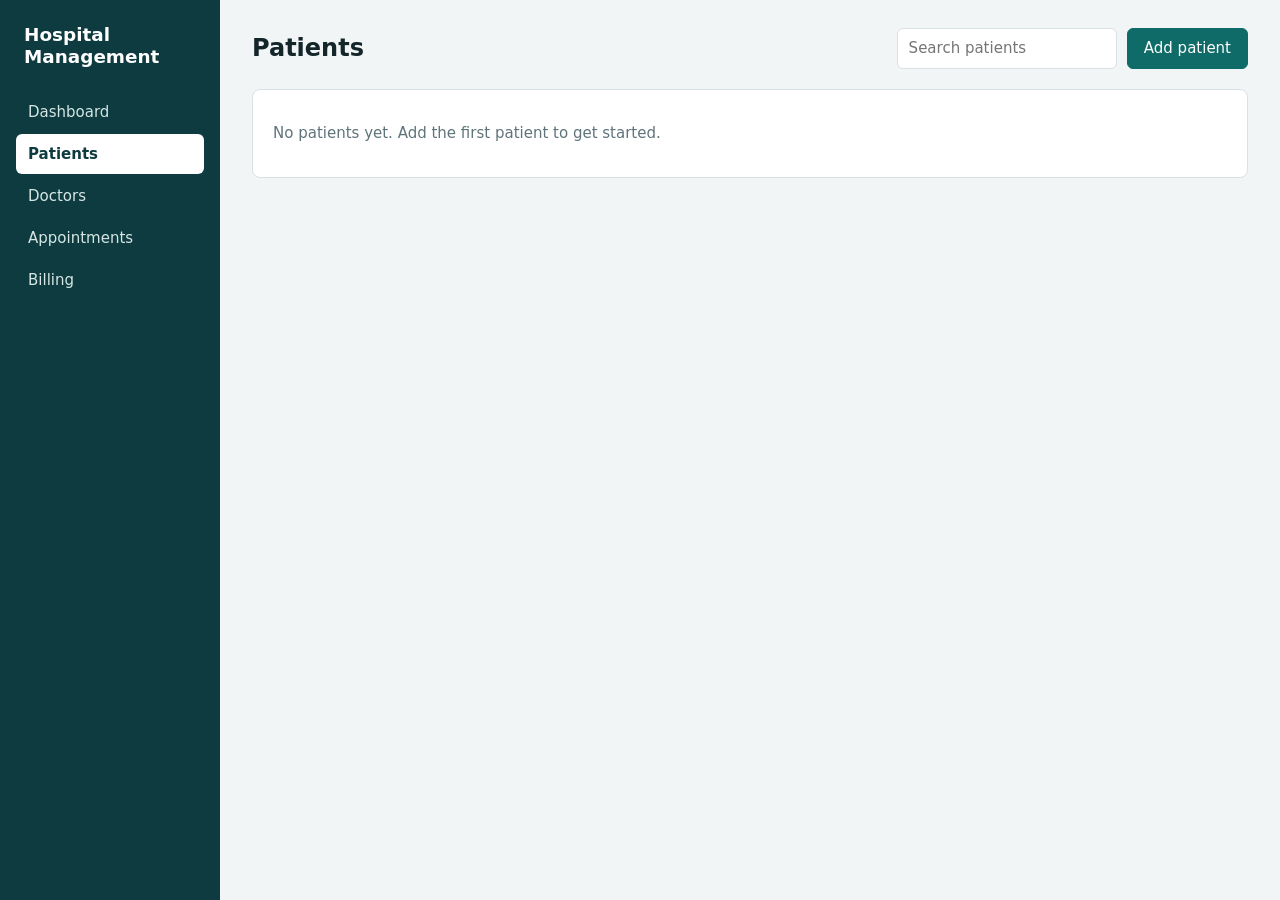
<file: patients.html>
<!doctype html>
<html lang="en">
<head>
<meta charset="utf-8">
<meta name="viewport" content="width=device-width, initial-scale=1">
<title>Patients · Hospital Management</title>
<link rel="stylesheet" href="assets/css/style.css">
</head>
<body data-page="patients">
<div class="app">
  <aside class="side">
    <div class="brand">Hospital<br>Management</div>
    <nav id="nav"></nav>
  </aside>
  <main class="main" id="main"></main>
</div>
<dialog id="dlg"><form id="fm"></form></dialog>
<div id="toast" role="status"></div>
<script src="assets/js/app.js"></script>
</body>
</html>
</file>
<file: assets/css/style.css>
:root{--bg:#f2f5f5;--panel:#fff;--ink:#15262b;--mut:#5f747a;--line:#d8e1e3;--deep:#0e3b3f;--brand:#0f6b68;--bad:#c2402f;--ok:#1c7a4c;--field:#fff;color-scheme:light}
@media(prefers-color-scheme:dark){:root{--bg:#0c181a;--panel:#142428;--ink:#e3eeed;--mut:#93a9ad;--line:#26393d;--deep:#081c1e;--brand:#3fb3ae;--bad:#f0806f;--ok:#58c68c;--field:#0f1d20;color-scheme:dark}}
*{box-sizing:border-box}
body{margin:0;background:var(--bg);color:var(--ink);font:15px/1.5 system-ui,-apple-system,"Segoe UI",Roboto,sans-serif}
.app{display:grid;grid-template-columns:220px 1fr;min-height:100vh}
.side{background:var(--deep);color:#d5e6e4;padding:1.5rem 1rem;display:flex;flex-direction:column;gap:1.5rem}
.brand{font-size:1.15rem;font-weight:600;line-height:1.2;color:#fff;padding:0 .5rem}
.side nav{display:flex;flex-direction:column;gap:2px}
.side nav a{color:inherit;text-decoration:none;padding:.55rem .75rem;border-radius:6px}
.side nav a:hover{background:rgba(255,255,255,.08)}
.side nav a.on{background:#fff;color:#0e3b3f;font-weight:600}
.main{padding:1.75rem 2rem 3rem;min-width:0}
h1{font-size:1.5rem;margin:0;font-weight:600}
h2{font-size:1.05rem;margin:0 0 .75rem;font-weight:600}
.head{display:flex;justify-content:space-between;align-items:center;gap:1rem;flex-wrap:wrap;margin-bottom:1.25rem}
.head>div{display:flex;gap:.6rem;flex-wrap:wrap}
.panel{background:var(--panel);border:1px solid var(--line);border-radius:8px;padding:1.1rem 1.25rem}
.sc{overflow-x:auto}
table{width:100%;border-collapse:collapse}
th{text-align:left;font-size:.85rem;color:var(--mut);padding:.5rem .75rem;border-bottom:2px solid var(--line);white-space:nowrap}
td{padding:.65rem .75rem;border-bottom:1px solid var(--line)}
tbody tr:last-child td{border-bottom:0}
.act{white-space:nowrap;text-align:right}
.mut{color:var(--mut)}
.tag{display:inline-block;padding:.1rem .55rem;border-radius:999px;font-size:.8rem;border:1px solid var(--brand);color:var(--brand)}
.tag.ok{border-color:var(--ok);color:var(--ok)}.tag.bad{border-color:var(--bad);color:var(--bad)}
.stats{display:grid;grid-template-columns:repeat(auto-fit,minmax(180px,1fr));gap:1rem;margin-top:1.25rem}
.stats div{background:var(--panel);border:1px solid var(--line);border-radius:8px;padding:.9rem 1.1rem}
.stats b{display:block;font-size:1.4rem;font-weight:600}
.btn{font:inherit;padding:.5rem 1rem;border-radius:6px;border:1px solid var(--line);background:var(--panel);color:var(--ink);cursor:pointer;text-decoration:none;display:inline-block}
.btn.p{background:var(--brand);border-color:var(--brand);color:#fff}
.lk{font:inherit;background:none;border:0;color:var(--brand);cursor:pointer;padding:.2rem .4rem}
.lk:hover{text-decoration:underline}.lk.bad{color:var(--bad)}
input,select{font:inherit;padding:.5rem .65rem;border:1px solid var(--line);border-radius:6px;background:var(--field);color:var(--ink);width:100%}
input[type=search]{width:220px}
:focus-visible{outline:3px solid var(--brand);outline-offset:1px}
dialog{border:0;border-radius:10px;padding:0;width:min(480px,calc(100vw - 2rem));background:var(--panel);color:var(--ink);box-shadow:0 10px 40px rgba(0,0,0,.3)}
dialog::backdrop{background:rgba(5,30,32,.55)}
form{padding:1.4rem;display:flex;flex-direction:column;gap:.85rem}
label{display:flex;flex-direction:column;gap:.25rem;font-size:.9rem;font-weight:500}
.fa{display:flex;justify-content:flex-end;gap:.5rem}
.err{color:var(--bad);margin:0;min-height:1.2em;font-size:.9rem}
#toast{position:fixed;left:50%;bottom:1.5rem;transform:translateX(-50%);background:var(--deep);color:#fff;padding:.6rem 1rem;border-radius:6px;display:none;z-index:9}
@media(max-width:820px){.app{grid-template-columns:1fr}.side{padding:.75rem 1rem;gap:.5rem}.side nav{flex-direction:row;overflow-x:auto}.main{padding:1.25rem 1rem 2rem}}
@media print{.side,.head>div,.act{display:none}.app{display:block}}



/* Invoice: hidden on screen, shown only when printing a bill */
#invoice{display:none}
.inv{max-width:720px;margin:0 auto;color:#000;font-size:14px}
.inv h1{font-size:1.6rem}
.inv .ih{display:flex;justify-content:space-between;border-bottom:2px solid #000;padding-bottom:.8rem;margin-bottom:1rem}
.inv table{margin:1.2rem 0}
.inv th,.inv td{color:#000;border-bottom:1px solid #999;padding:.5rem .4rem}
.inv .r{text-align:right}
.inv .sig{margin-top:4rem;border-top:1px solid #000;width:220px;padding-top:.3rem}

@media print{
  :root{color-scheme:light}
  body,.panel{background:#fff!important;color:#000!important}
  .side,.head>div,#toast{display:none!important}
  .app{display:block}
  .main{padding:0}
  .ls th:last-child,.ls td:last-child{display:none}
  body.pi .app{display:none}
  body.pi #invoice{display:block}
}
</file>
